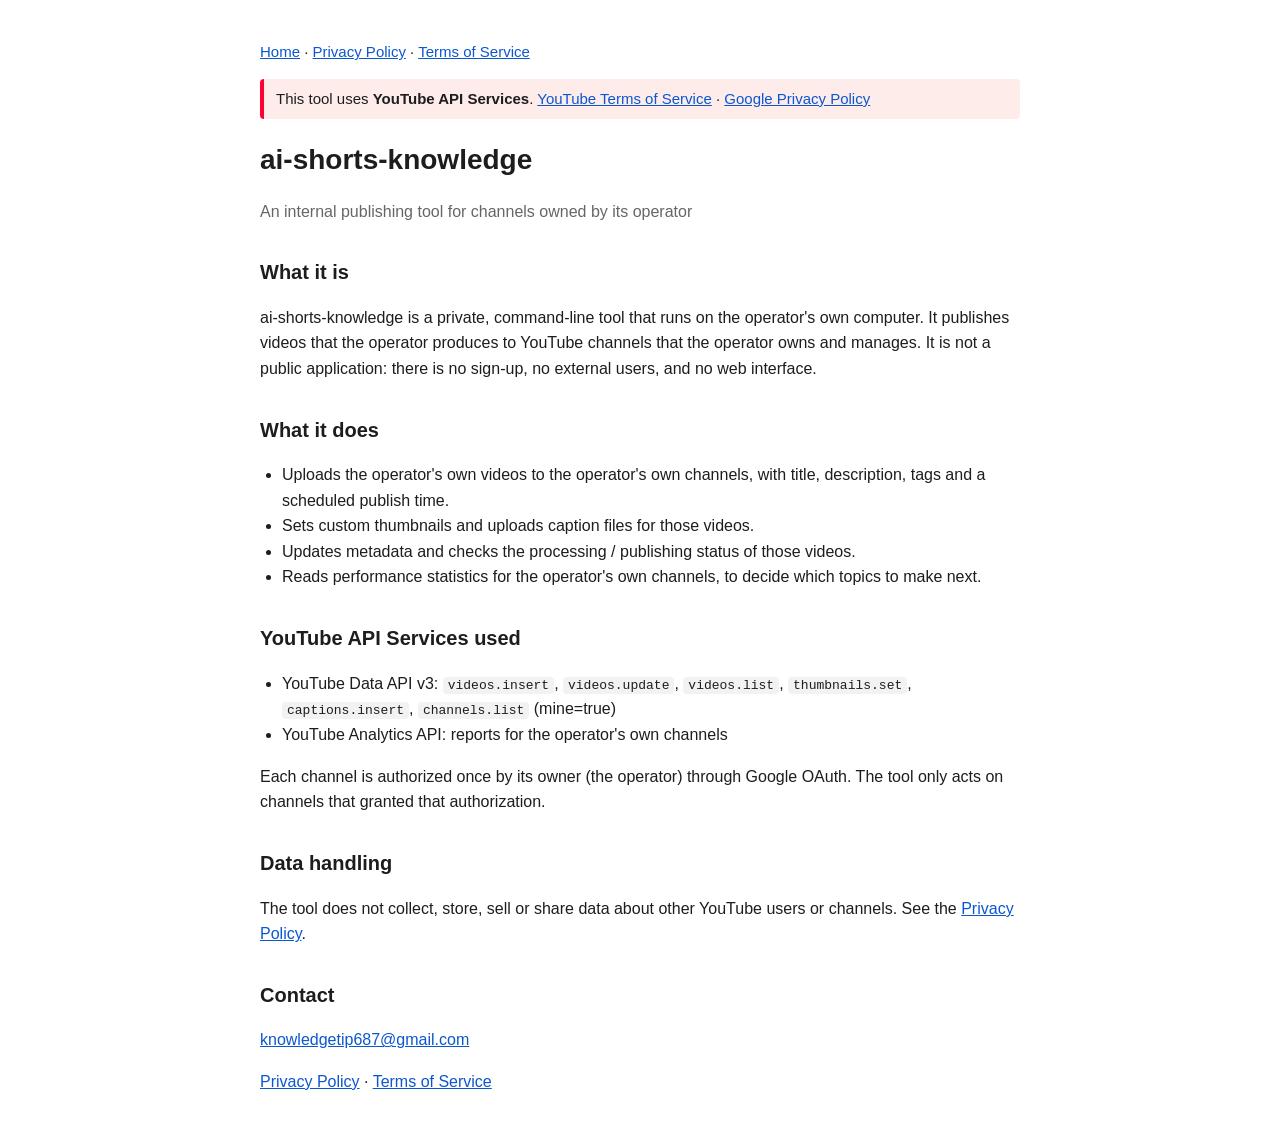
<file: index.html>
<!doctype html><html lang="en"><head><meta charset="utf-8"><meta name="viewport" content="width=device-width,initial-scale=1">
<title>ai-shorts-knowledge</title><link rel="stylesheet" href="style.css"></head><body>
<p class="nav"><a href="index.html">Home</a> · <a href="privacy.html">Privacy Policy</a> · <a href="terms.html">Terms of Service</a></p>
<p class="yt">This tool uses <b>YouTube API Services</b>. <a href="https://www.youtube.com/t/terms">YouTube Terms of Service</a> · <a href="https://policies.google.com/privacy">Google Privacy Policy</a></p>
<h1>ai-shorts-knowledge</h1>
<p class="muted">An internal publishing tool for channels owned by its operator</p>

<h2>What it is</h2>
<p>ai-shorts-knowledge is a private, command-line tool that runs on the operator's own computer. It publishes videos that the operator produces to YouTube channels that the operator owns and manages. It is not a public application: there is no sign-up, no external users, and no web interface.</p>

<h2>What it does</h2>
<ul>
<li>Uploads the operator's own videos to the operator's own channels, with title, description, tags and a scheduled publish time.</li>
<li>Sets custom thumbnails and uploads caption files for those videos.</li>
<li>Updates metadata and checks the processing / publishing status of those videos.</li>
<li>Reads performance statistics for the operator's own channels, to decide which topics to make next.</li>
</ul>

<h2>YouTube API Services used</h2>
<ul>
<li>YouTube Data API v3: <code>videos.insert</code>, <code>videos.update</code>, <code>videos.list</code>, <code>thumbnails.set</code>, <code>captions.insert</code>, <code>channels.list</code> (mine=true)</li>
<li>YouTube Analytics API: reports for the operator's own channels</li>
</ul>
<p>Each channel is authorized once by its owner (the operator) through Google OAuth. The tool only acts on channels that granted that authorization.</p>

<h2>Data handling</h2>
<p>The tool does not collect, store, sell or share data about other YouTube users or channels. See the <a href="privacy.html">Privacy Policy</a>.</p>

<h2>Contact</h2>
<p><a href="mailto:knowledgetip687@gmail.com">knowledgetip687@gmail.com</a></p>
<p><a href="privacy.html">Privacy Policy</a> · <a href="terms.html">Terms of Service</a></p>
</body></html>
</file>
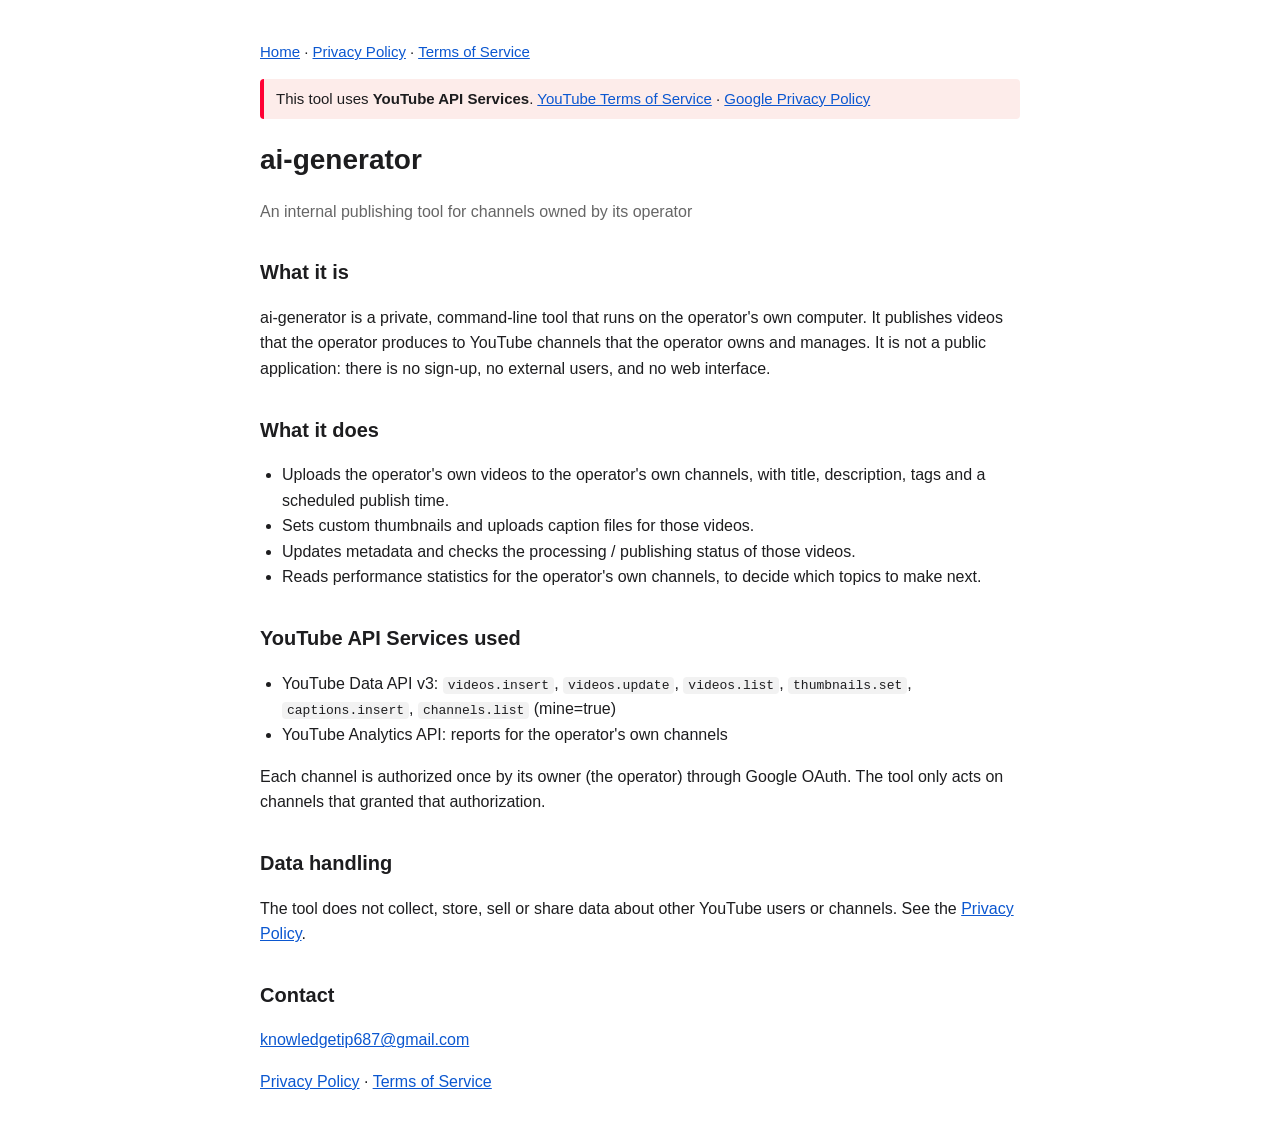
<file: ai-generator/index.html>
<!doctype html><html lang="en"><head><meta charset="utf-8"><meta name="viewport" content="width=device-width,initial-scale=1">
<title>ai-generator</title><link rel="stylesheet" href="../style.css"></head><body>
<p class="nav"><a href="index.html">Home</a> · <a href="privacy.html">Privacy Policy</a> · <a href="terms.html">Terms of Service</a></p>
<p class="yt">This tool uses <b>YouTube API Services</b>. <a href="https://www.youtube.com/t/terms">YouTube Terms of Service</a> · <a href="https://policies.google.com/privacy">Google Privacy Policy</a></p>
<h1>ai-generator</h1>
<p class="muted">An internal publishing tool for channels owned by its operator</p>

<h2>What it is</h2>
<p>ai-generator is a private, command-line tool that runs on the operator's own computer. It publishes videos that the operator produces to YouTube channels that the operator owns and manages. It is not a public application: there is no sign-up, no external users, and no web interface.</p>

<h2>What it does</h2>
<ul>
<li>Uploads the operator's own videos to the operator's own channels, with title, description, tags and a scheduled publish time.</li>
<li>Sets custom thumbnails and uploads caption files for those videos.</li>
<li>Updates metadata and checks the processing / publishing status of those videos.</li>
<li>Reads performance statistics for the operator's own channels, to decide which topics to make next.</li>
</ul>

<h2>YouTube API Services used</h2>
<ul>
<li>YouTube Data API v3: <code>videos.insert</code>, <code>videos.update</code>, <code>videos.list</code>, <code>thumbnails.set</code>, <code>captions.insert</code>, <code>channels.list</code> (mine=true)</li>
<li>YouTube Analytics API: reports for the operator's own channels</li>
</ul>
<p>Each channel is authorized once by its owner (the operator) through Google OAuth. The tool only acts on channels that granted that authorization.</p>

<h2>Data handling</h2>
<p>The tool does not collect, store, sell or share data about other YouTube users or channels. See the <a href="privacy.html">Privacy Policy</a>.</p>

<h2>Contact</h2>
<p><a href="mailto:knowledgetip687@gmail.com">knowledgetip687@gmail.com</a></p>
<p><a href="privacy.html">Privacy Policy</a> · <a href="terms.html">Terms of Service</a></p>
</body></html>
</file>
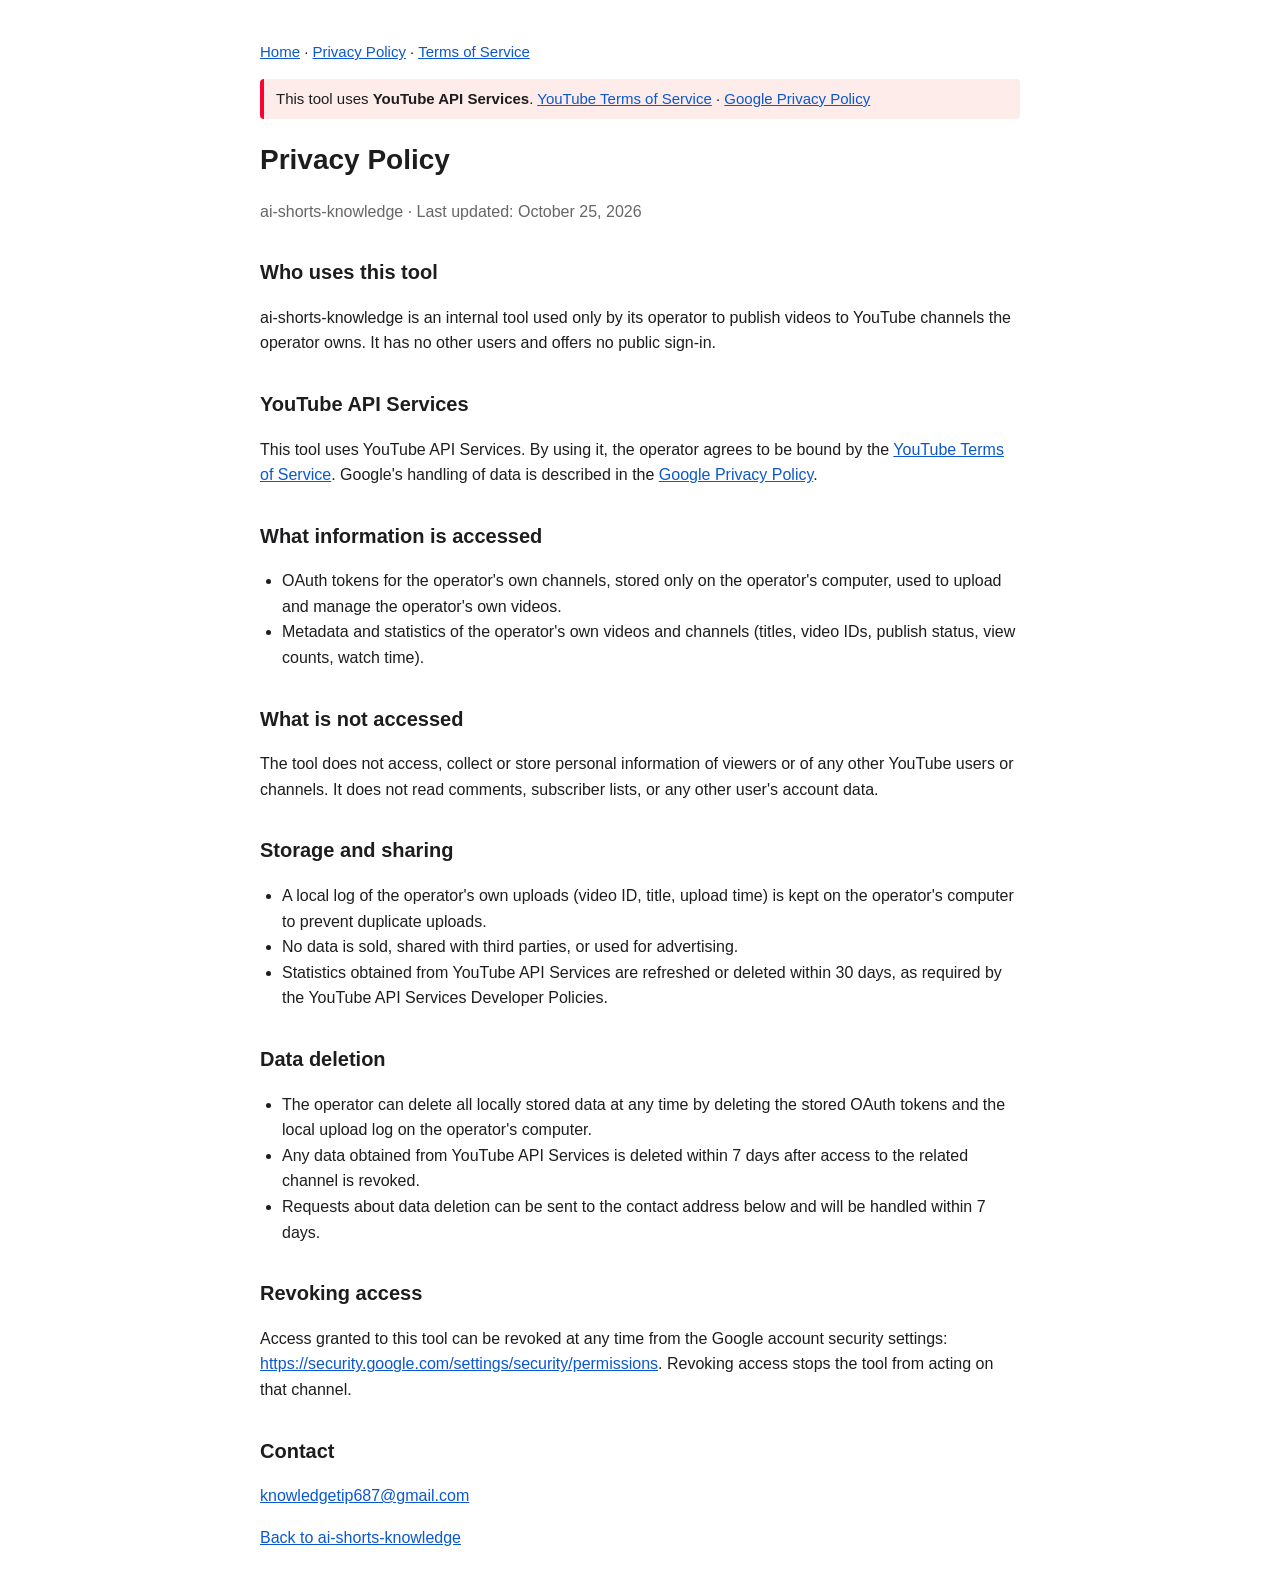
<file: privacy.html>
<!doctype html><html lang="en"><head><meta charset="utf-8"><meta name="viewport" content="width=device-width,initial-scale=1">
<title>Privacy Policy · ai-shorts-knowledge</title><link rel="stylesheet" href="style.css"></head><body>
<p class="nav"><a href="index.html">Home</a> · <a href="privacy.html">Privacy Policy</a> · <a href="terms.html">Terms of Service</a></p>
<p class="yt">This tool uses <b>YouTube API Services</b>. <a href="https://www.youtube.com/t/terms">YouTube Terms of Service</a> · <a href="https://policies.google.com/privacy">Google Privacy Policy</a></p>
<h1>Privacy Policy</h1>
<p class="muted">ai-shorts-knowledge · Last updated: October 25, 2026</p>

<h2>Who uses this tool</h2>
<p>ai-shorts-knowledge is an internal tool used only by its operator to publish videos to YouTube channels the operator owns. It has no other users and offers no public sign-in.</p>

<h2>YouTube API Services</h2>
<p>This tool uses YouTube API Services. By using it, the operator agrees to be bound by the <a href="https://www.youtube.com/t/terms">YouTube Terms of Service</a>. Google's handling of data is described in the <a href="https://policies.google.com/privacy">Google Privacy Policy</a>.</p>

<h2>What information is accessed</h2>
<ul>
<li>OAuth tokens for the operator's own channels, stored only on the operator's computer, used to upload and manage the operator's own videos.</li>
<li>Metadata and statistics of the operator's own videos and channels (titles, video IDs, publish status, view counts, watch time).</li>
</ul>

<h2>What is not accessed</h2>
<p>The tool does not access, collect or store personal information of viewers or of any other YouTube users or channels. It does not read comments, subscriber lists, or any other user's account data.</p>

<h2>Storage and sharing</h2>
<ul>
<li>A local log of the operator's own uploads (video ID, title, upload time) is kept on the operator's computer to prevent duplicate uploads.</li>
<li>No data is sold, shared with third parties, or used for advertising.</li>
<li>Statistics obtained from YouTube API Services are refreshed or deleted within 30 days, as required by the YouTube API Services Developer Policies.</li>
</ul>

<h2>Data deletion</h2>
<ul>
<li>The operator can delete all locally stored data at any time by deleting the stored OAuth tokens and the local upload log on the operator's computer.</li>
<li>Any data obtained from YouTube API Services is deleted within 7 days after access to the related channel is revoked.</li>
<li>Requests about data deletion can be sent to the contact address below and will be handled within 7 days.</li>
</ul>

<h2>Revoking access</h2>
<p>Access granted to this tool can be revoked at any time from the Google account security settings: <a href="https://security.google.com/settings/security/permissions">https://security.google.com/settings/security/permissions</a>. Revoking access stops the tool from acting on that channel.</p>

<h2>Contact</h2>
<p><a href="mailto:knowledgetip687@gmail.com">knowledgetip687@gmail.com</a></p>
<p><a href="index.html">Back to ai-shorts-knowledge</a></p>
</body></html>
</file>
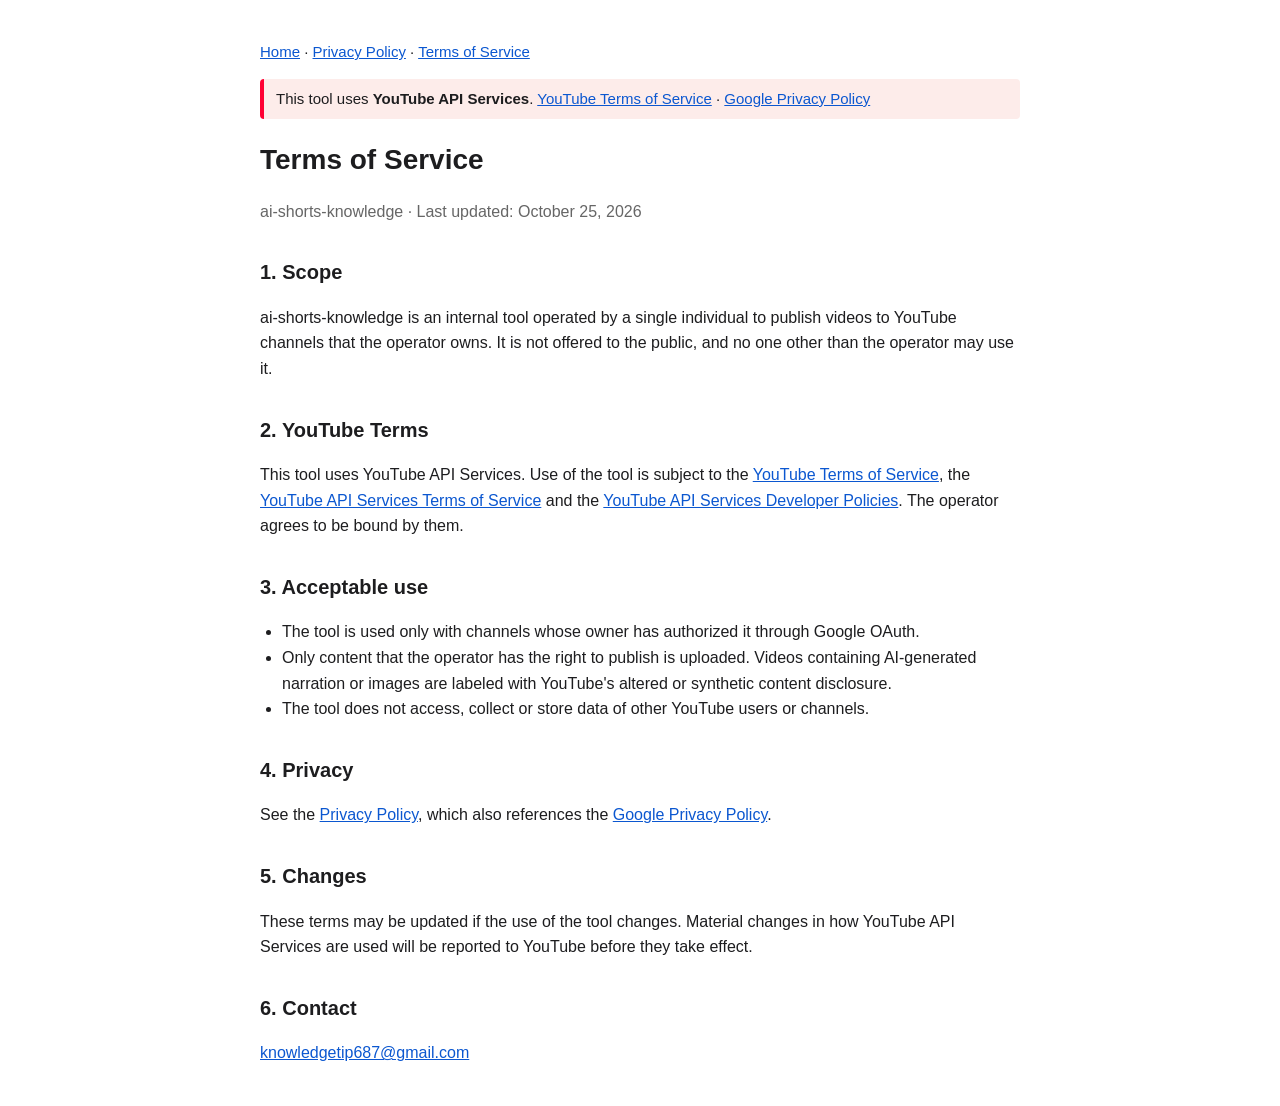
<file: terms.html>
<!doctype html><html lang="en"><head><meta charset="utf-8"><meta name="viewport" content="width=device-width,initial-scale=1">
<title>Terms of Service · ai-shorts-knowledge</title><link rel="stylesheet" href="style.css"></head><body>
<p class="nav"><a href="index.html">Home</a> · <a href="privacy.html">Privacy Policy</a> · <a href="terms.html">Terms of Service</a></p>
<p class="yt">This tool uses <b>YouTube API Services</b>. <a href="https://www.youtube.com/t/terms">YouTube Terms of Service</a> · <a href="https://policies.google.com/privacy">Google Privacy Policy</a></p>
<h1>Terms of Service</h1>
<p class="muted">ai-shorts-knowledge · Last updated: October 25, 2026</p>

<h2>1. Scope</h2>
<p>ai-shorts-knowledge is an internal tool operated by a single individual to publish videos to YouTube channels that the operator owns. It is not offered to the public, and no one other than the operator may use it.</p>

<h2>2. YouTube Terms</h2>
<p>This tool uses YouTube API Services. Use of the tool is subject to the <a href="https://www.youtube.com/t/terms">YouTube Terms of Service</a>, the <a href="https://developers.google.com/youtube/terms/api-services-terms-of-service">YouTube API Services Terms of Service</a> and the <a href="https://developers.google.com/youtube/terms/developer-policies">YouTube API Services Developer Policies</a>. The operator agrees to be bound by them.</p>

<h2>3. Acceptable use</h2>
<ul>
<li>The tool is used only with channels whose owner has authorized it through Google OAuth.</li>
<li>Only content that the operator has the right to publish is uploaded. Videos containing AI-generated narration or images are labeled with YouTube's altered or synthetic content disclosure.</li>
<li>The tool does not access, collect or store data of other YouTube users or channels.</li>
</ul>

<h2>4. Privacy</h2>
<p>See the <a href="privacy.html">Privacy Policy</a>, which also references the <a href="https://policies.google.com/privacy">Google Privacy Policy</a>.</p>

<h2>5. Changes</h2>
<p>These terms may be updated if the use of the tool changes. Material changes in how YouTube API Services are used will be reported to YouTube before they take effect.</p>

<h2>6. Contact</h2>
<p><a href="mailto:knowledgetip687@gmail.com">knowledgetip687@gmail.com</a></p>
</body></html>
</file>
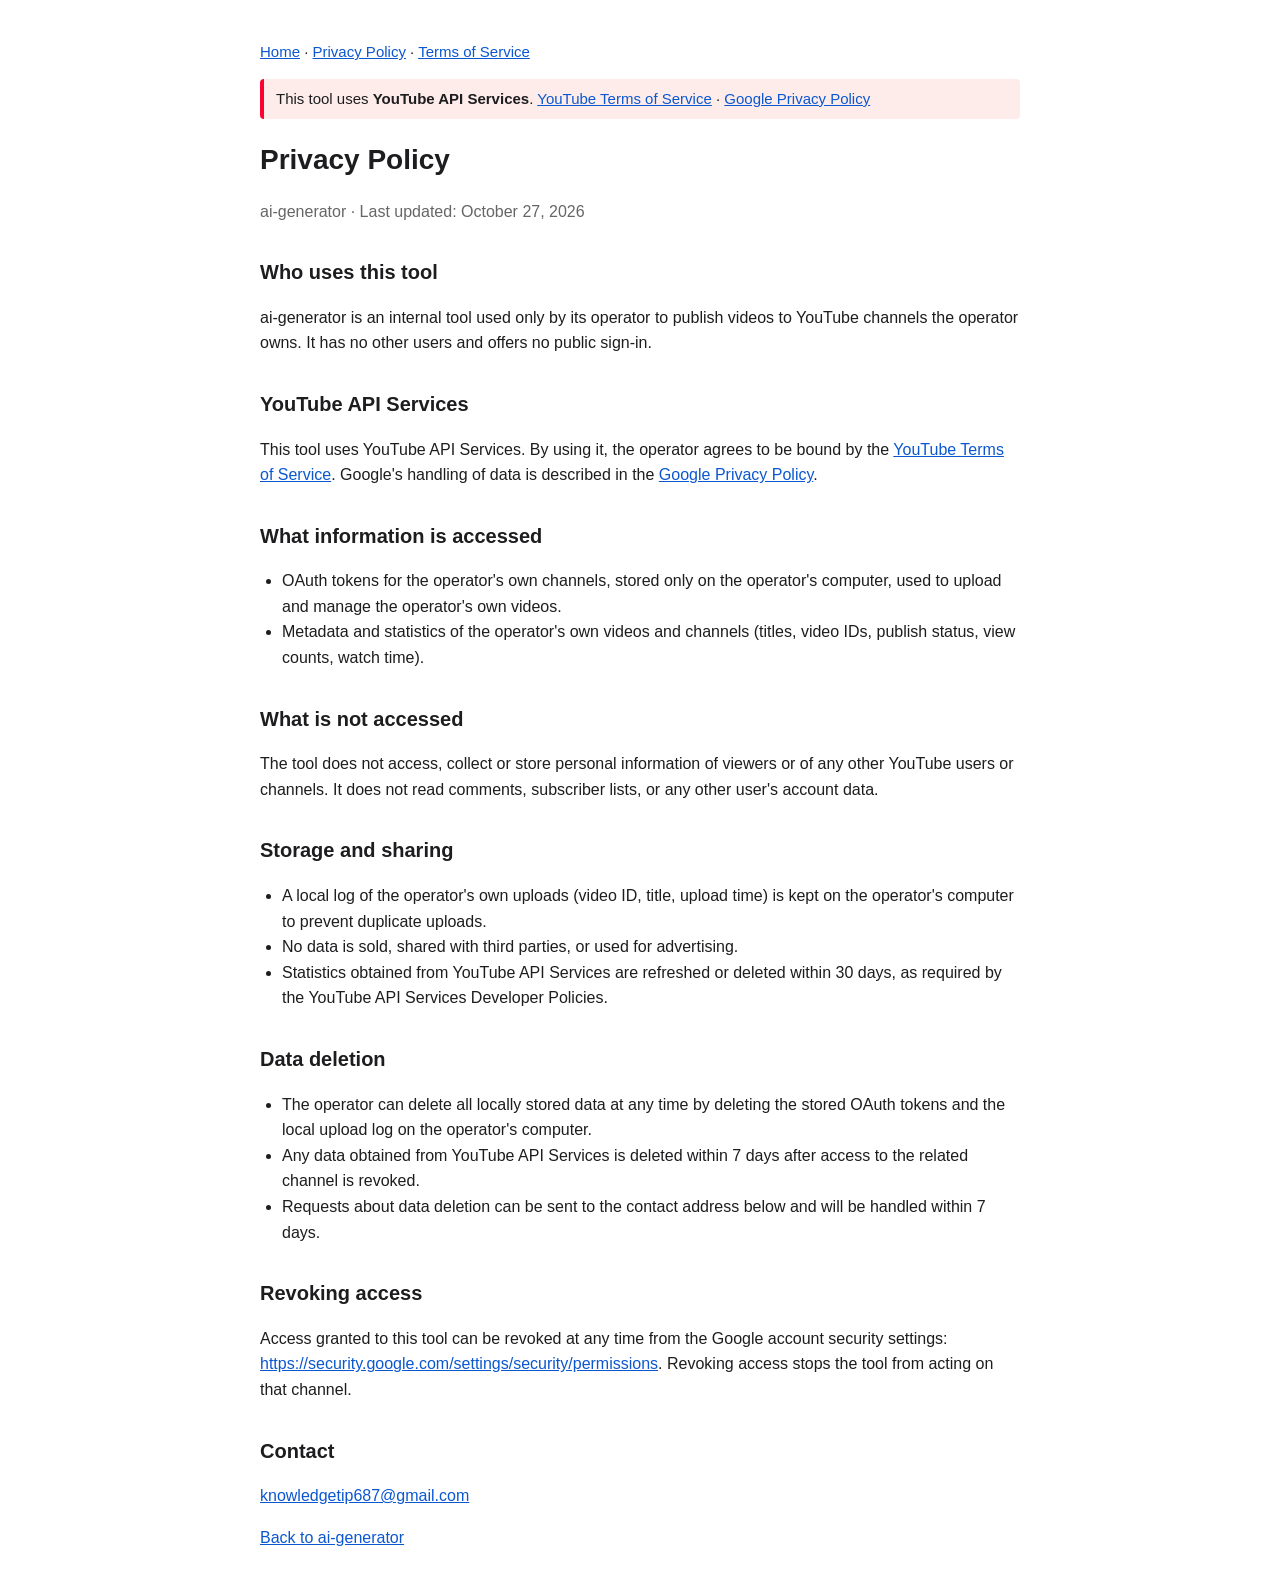
<file: ai-generator/privacy.html>
<!doctype html><html lang="en"><head><meta charset="utf-8"><meta name="viewport" content="width=device-width,initial-scale=1">
<title>Privacy Policy · ai-generator</title><link rel="stylesheet" href="../style.css"></head><body>
<p class="nav"><a href="index.html">Home</a> · <a href="privacy.html">Privacy Policy</a> · <a href="terms.html">Terms of Service</a></p>
<p class="yt">This tool uses <b>YouTube API Services</b>. <a href="https://www.youtube.com/t/terms">YouTube Terms of Service</a> · <a href="https://policies.google.com/privacy">Google Privacy Policy</a></p>
<h1>Privacy Policy</h1>
<p class="muted">ai-generator · Last updated: October 27, 2026</p>

<h2>Who uses this tool</h2>
<p>ai-generator is an internal tool used only by its operator to publish videos to YouTube channels the operator owns. It has no other users and offers no public sign-in.</p>

<h2>YouTube API Services</h2>
<p>This tool uses YouTube API Services. By using it, the operator agrees to be bound by the <a href="https://www.youtube.com/t/terms">YouTube Terms of Service</a>. Google's handling of data is described in the <a href="https://policies.google.com/privacy">Google Privacy Policy</a>.</p>

<h2>What information is accessed</h2>
<ul>
<li>OAuth tokens for the operator's own channels, stored only on the operator's computer, used to upload and manage the operator's own videos.</li>
<li>Metadata and statistics of the operator's own videos and channels (titles, video IDs, publish status, view counts, watch time).</li>
</ul>

<h2>What is not accessed</h2>
<p>The tool does not access, collect or store personal information of viewers or of any other YouTube users or channels. It does not read comments, subscriber lists, or any other user's account data.</p>

<h2>Storage and sharing</h2>
<ul>
<li>A local log of the operator's own uploads (video ID, title, upload time) is kept on the operator's computer to prevent duplicate uploads.</li>
<li>No data is sold, shared with third parties, or used for advertising.</li>
<li>Statistics obtained from YouTube API Services are refreshed or deleted within 30 days, as required by the YouTube API Services Developer Policies.</li>
</ul>

<h2>Data deletion</h2>
<ul>
<li>The operator can delete all locally stored data at any time by deleting the stored OAuth tokens and the local upload log on the operator's computer.</li>
<li>Any data obtained from YouTube API Services is deleted within 7 days after access to the related channel is revoked.</li>
<li>Requests about data deletion can be sent to the contact address below and will be handled within 7 days.</li>
</ul>

<h2>Revoking access</h2>
<p>Access granted to this tool can be revoked at any time from the Google account security settings: <a href="https://security.google.com/settings/security/permissions">https://security.google.com/settings/security/permissions</a>. Revoking access stops the tool from acting on that channel.</p>

<h2>Contact</h2>
<p><a href="mailto:knowledgetip687@gmail.com">knowledgetip687@gmail.com</a></p>
<p><a href="index.html">Back to ai-generator</a></p>
</body></html>
</file>
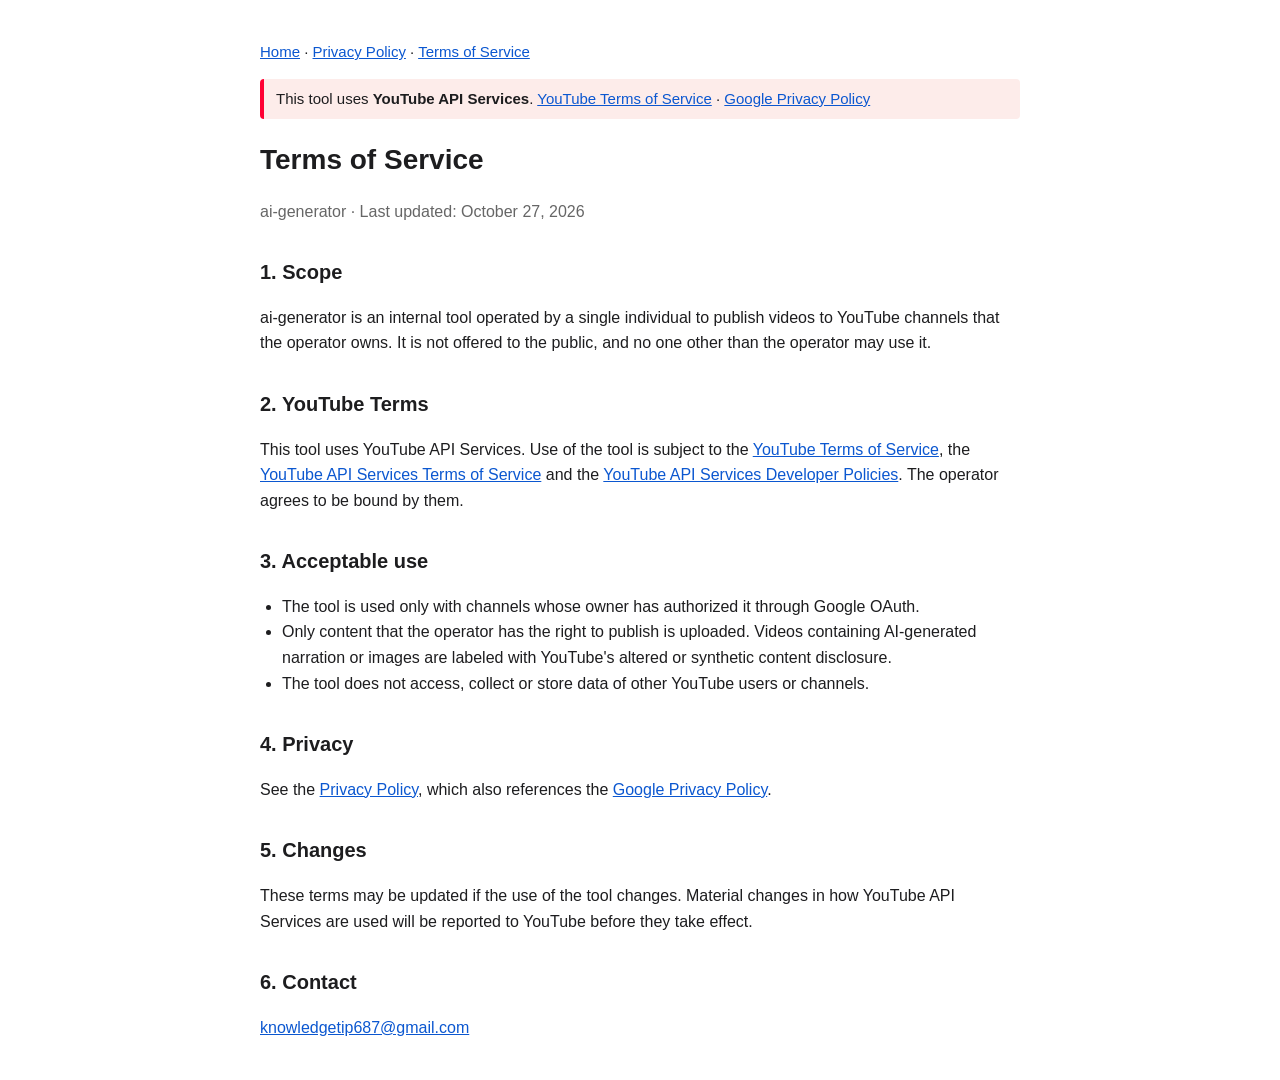
<file: ai-generator/terms.html>
<!doctype html><html lang="en"><head><meta charset="utf-8"><meta name="viewport" content="width=device-width,initial-scale=1">
<title>Terms of Service · ai-generator</title><link rel="stylesheet" href="../style.css"></head><body>
<p class="nav"><a href="index.html">Home</a> · <a href="privacy.html">Privacy Policy</a> · <a href="terms.html">Terms of Service</a></p>
<p class="yt">This tool uses <b>YouTube API Services</b>. <a href="https://www.youtube.com/t/terms">YouTube Terms of Service</a> · <a href="https://policies.google.com/privacy">Google Privacy Policy</a></p>
<h1>Terms of Service</h1>
<p class="muted">ai-generator · Last updated: October 27, 2026</p>

<h2>1. Scope</h2>
<p>ai-generator is an internal tool operated by a single individual to publish videos to YouTube channels that the operator owns. It is not offered to the public, and no one other than the operator may use it.</p>

<h2>2. YouTube Terms</h2>
<p>This tool uses YouTube API Services. Use of the tool is subject to the <a href="https://www.youtube.com/t/terms">YouTube Terms of Service</a>, the <a href="https://developers.google.com/youtube/terms/api-services-terms-of-service">YouTube API Services Terms of Service</a> and the <a href="https://developers.google.com/youtube/terms/developer-policies">YouTube API Services Developer Policies</a>. The operator agrees to be bound by them.</p>

<h2>3. Acceptable use</h2>
<ul>
<li>The tool is used only with channels whose owner has authorized it through Google OAuth.</li>
<li>Only content that the operator has the right to publish is uploaded. Videos containing AI-generated narration or images are labeled with YouTube's altered or synthetic content disclosure.</li>
<li>The tool does not access, collect or store data of other YouTube users or channels.</li>
</ul>

<h2>4. Privacy</h2>
<p>See the <a href="privacy.html">Privacy Policy</a>, which also references the <a href="https://policies.google.com/privacy">Google Privacy Policy</a>.</p>

<h2>5. Changes</h2>
<p>These terms may be updated if the use of the tool changes. Material changes in how YouTube API Services are used will be reported to YouTube before they take effect.</p>

<h2>6. Contact</h2>
<p><a href="mailto:knowledgetip687@gmail.com">knowledgetip687@gmail.com</a></p>
</body></html>
</file>
<file: style.css>
body{font-family:-apple-system,BlinkMacSystemFont,"Segoe UI",Roboto,sans-serif;max-width:760px;margin:40px auto;padding:0 16px;line-height:1.6;color:#1d1d1f;background:#fff}
h1{font-size:28px;margin-bottom:4px}h2{font-size:20px;margin-top:32px}.muted{color:#666}a{color:#0b57d0}
ul{padding-left:22px}code{background:#f2f2f2;padding:1px 5px;border-radius:4px}
.nav{font-size:15px;margin-bottom:6px}.yt{font-size:15px;background:#fdecea;border-left:4px solid #ff0033;padding:8px 12px;border-radius:4px}
</file>
